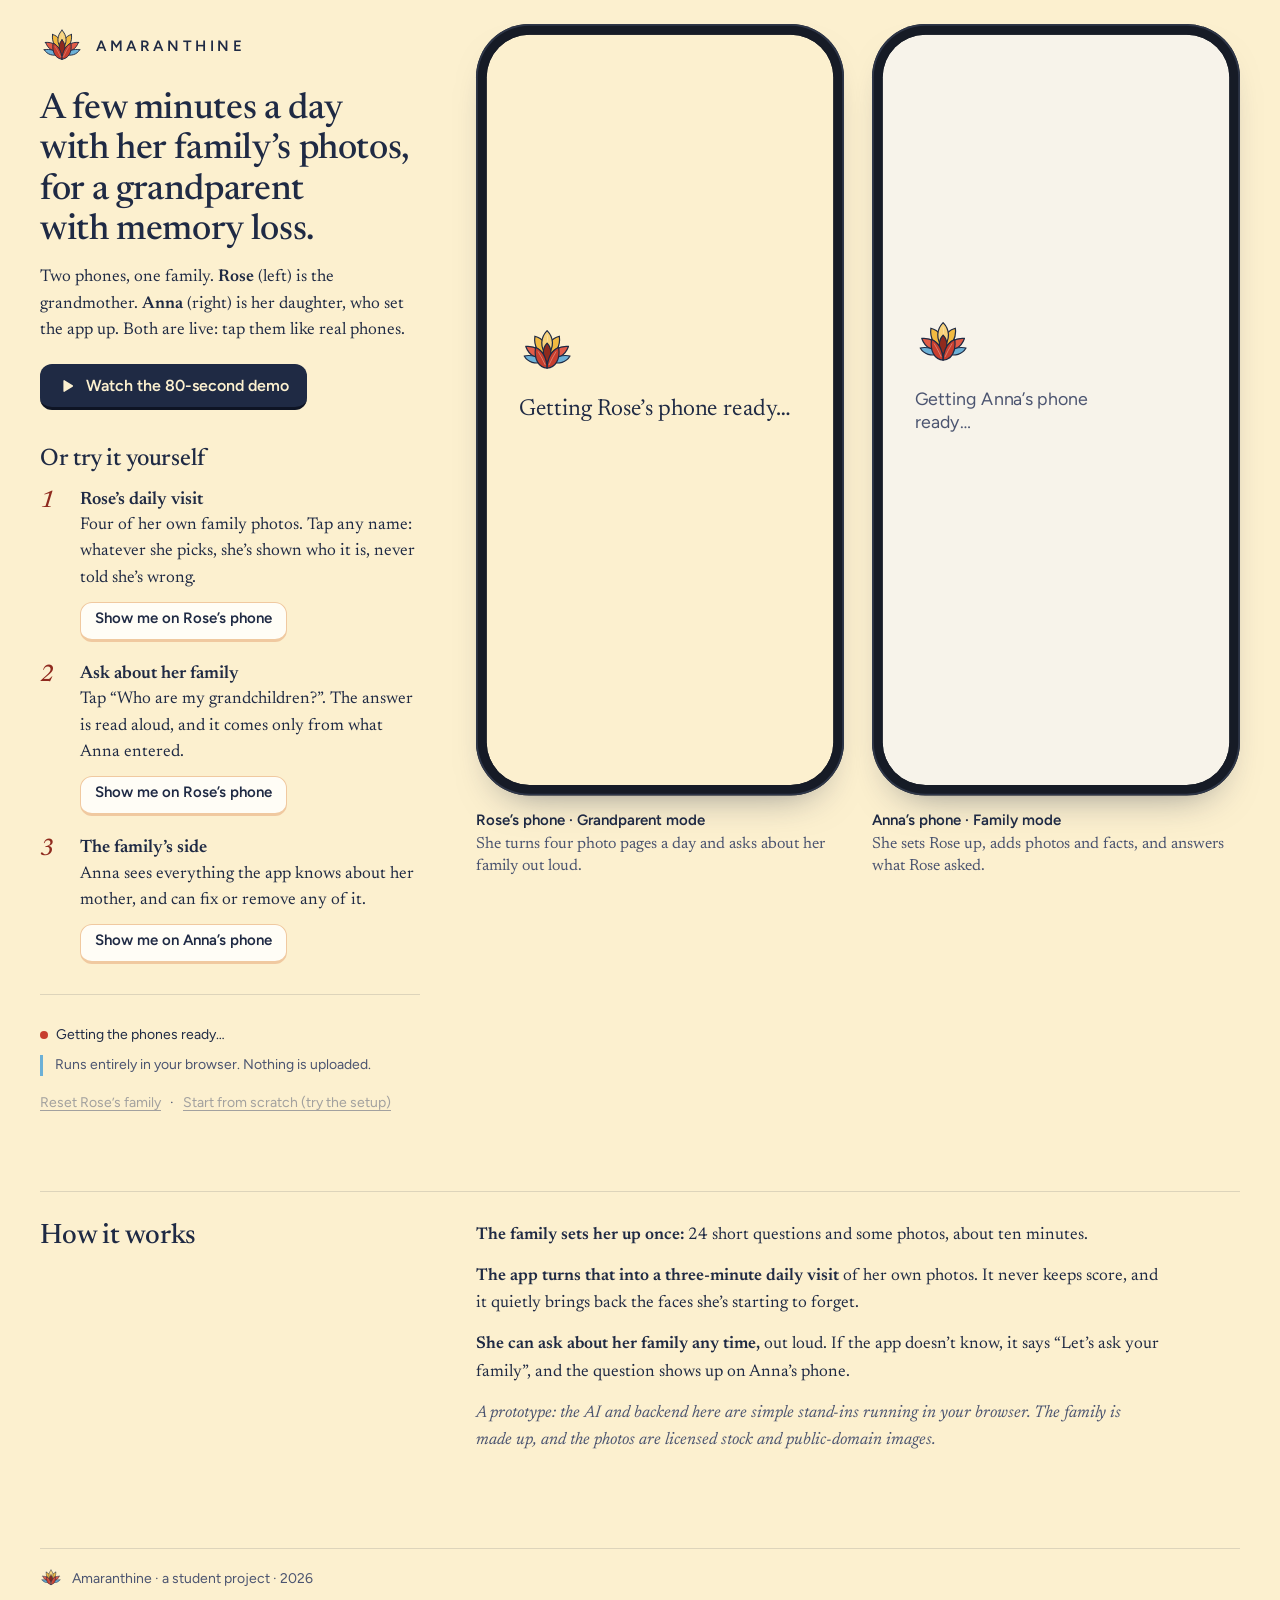
<file: index.html>
<!doctype html>
<html lang="en">
<head>
  <meta charset="utf-8">
  <meta name="viewport" content="width=device-width, initial-scale=1">
  <title>Amaranthine: try the app</title>
  <meta name="description" content="Amaranthine helps a grandparent with memory loss spend a few minutes a day with her own family’s photos. Try both phones, hers and her daughter’s, right here in the browser.">
  <meta name="theme-color" content="#FCF0CF">

  <meta property="og:type" content="website">
  <meta property="og:title" content="Amaranthine: try the app">
  <meta property="og:description" content="A few minutes a day with her family’s photos, for a grandparent with memory loss. Try both phones in the browser.">
  <meta property="og:url" content="https://mr-pythoneer.github.io/amaranthine-demo/">
  <meta property="og:image" content="https://mr-pythoneer.github.io/amaranthine-demo/assets/icon.png">
  <meta property="og:image:alt" content="The Amaranthine lotus">
  <meta name="twitter:card" content="summary">

  <link rel="icon" href="assets/lotus.svg" type="image/svg+xml">
  <link rel="apple-touch-icon" href="assets/icon.png">

  <link rel="preconnect" href="https://fonts.googleapis.com">
  <link rel="preconnect" href="https://fonts.gstatic.com" crossorigin>
  <link rel="stylesheet" href="https://fonts.googleapis.com/css2?family=Figtree:wght@400;500;600&family=Newsreader:ital,opsz,wght@0,6..72,400;0,6..72,500;0,6..72,600;1,6..72,400;1,6..72,500&display=swap">
  <link rel="stylesheet" href="assets/landing.css">
</head>
<body>
  <a class="skip" href="#demo">Skip to the phones</a>

  <main id="main">
    <div class="fold">

      <div class="side">
        <header class="intro">
          <p class="brand">
            <img src="assets/lotus.svg" alt="" width="44" height="44">
            <span class="wordmark">Amaranthine</span>
          </p>
          <h1>A few minutes a day with her family’s photos, for a grandparent with memory loss.</h1>
          <p class="lede">Two phones, one family. <strong>Rose</strong> (left) is the grandmother. <strong>Anna</strong> (right) is her daughter, who set the app up. Both are live: tap them like real phones.</p>
          <button type="button" class="btn btn-video" id="watch-video">
            <svg viewBox="0 0 20 20" width="18" height="18" aria-hidden="true" focusable="false"><path d="M6 4.2v11.6a.8.8 0 0 0 1.2.7l9.1-5.8a.8.8 0 0 0 0-1.4L7.2 3.5a.8.8 0 0 0-1.2.7Z" fill="currentColor"/></svg>
            Watch the 80-second demo
          </button>
        </header>

        <section class="tries" aria-labelledby="tries-title">
          <h2 id="tries-title">Or try it yourself</h2>
          <ol class="steps">
            <li>
              <span class="step-title">Rose’s daily visit</span>
              Four of her own family photos. Tap any name: whatever she picks, she’s shown who it is, never told she’s wrong.
              <button type="button" class="btn btn-step" data-go="rose" data-path="/grand/visit">Show me on Rose’s phone</button>
            </li>
            <li>
              <span class="step-title">Ask about her family</span>
              Tap “Who are my grandchildren?”. The answer is read aloud, and it comes only from what Anna entered.
              <button type="button" class="btn btn-step" data-go="rose" data-path="/grand/talk">Show me on Rose’s phone</button>
            </li>
            <li>
              <span class="step-title">The family’s side</span>
              Anna sees everything the app knows about her mother, and can fix or remove any of it.
              <button type="button" class="btn btn-step" data-go="anna" data-path="/family/facts">Show me on Anna’s phone</button>
            </li>
          </ol>
        </section>

        <div class="controls" role="group" aria-label="Demo controls" aria-controls="demo">
          <p class="status" id="status" role="status" aria-live="polite"><span class="dot" aria-hidden="true"></span><span class="status-text">Getting the phones ready…</span></p>
          <p class="privacy">Runs entirely in your browser. Nothing is uploaded.</p>
          <p class="reset-row">
            <button type="button" class="link-btn" id="load-family" disabled>Reset Rose’s family</button>
            <span aria-hidden="true">·</span>
            <button type="button" class="link-btn" id="start-fresh" disabled>Start from scratch (try the setup)</button>
          </p>
        </div>
      </div>

      <section class="stage" id="demo" aria-labelledby="stage-title" aria-busy="true" tabindex="-1">
        <h2 id="stage-title" class="visually-hidden">The two phones</h2>

        <div class="switch" role="group" aria-label="Show phone">
          <button type="button" class="switch-btn" data-show="rose" aria-pressed="true">Rose <span>grandparent</span></button>
          <button type="button" class="switch-btn" data-show="anna" aria-pressed="false">Anna <span>family</span></button>
        </div>

        <p class="stage-problem" id="stage-problem" role="alert" hidden></p>

        <div class="phones" data-active="rose">
          <figure class="device" data-phone="rose">
            <div class="slot">
              <div class="phone">
                <div class="screen">
                  <div class="placeholder" aria-hidden="true">
                    <img src="assets/lotus.svg" alt="" width="64" height="64">
                    <p class="placeholder-text">Getting Rose’s phone ready…</p>
                  </div>
                  <iframe id="frame-rose" data-src="app/?phone=rose" title="Rose’s phone, grandparent mode (live demo)" allow="microphone; autoplay"></iframe>
                </div>
              </div>
            </div>
            <figcaption>
              <span class="device-name">Rose’s phone · Grandparent mode</span>
              <span class="device-note">She turns four photo pages a day and asks about her family out loud.</span>
            </figcaption>
          </figure>

          <figure class="device" data-phone="anna">
            <div class="slot">
              <div class="phone">
                <div class="screen screen-family">
                  <div class="placeholder" aria-hidden="true">
                    <img src="assets/lotus.svg" alt="" width="64" height="64">
                    <p class="placeholder-text">Getting Anna’s phone ready…</p>
                  </div>
                  <iframe id="frame-anna" data-src="app/?phone=anna" title="Anna’s phone, family mode (live demo)" allow="microphone; autoplay"></iframe>
                </div>
              </div>
            </div>
            <figcaption>
              <span class="device-name">Anna’s phone · Family mode</span>
              <span class="device-note">She sets Rose up, adds photos and facts, and answers what Rose asked.</span>
            </figcaption>
          </figure>
        </div>
      </section>

    </div>

    <section class="prose" aria-labelledby="how-title">
      <h2 id="how-title">How it works</h2>
      <div class="prose-body">
        <p><strong>The family sets her up once:</strong> 24 short questions and some photos, about ten minutes.</p>
        <p><strong>The app turns that into a three-minute daily visit</strong> of her own photos. It never keeps score, and it quietly brings back the faces she’s starting to forget.</p>
        <p><strong>She can ask about her family any time,</strong> out loud. If the app doesn’t know, it says “Let’s ask your family”, and the question shows up on Anna’s phone.</p>
        <p class="fine">A prototype: the AI and backend here are simple stand-ins running in your browser. The family is made up, and the photos are licensed stock and public-domain images.</p>
      </div>
    </section>

    <dialog class="video-dialog" id="video-dialog" aria-label="Amaranthine demo video">
      <video id="demo-video" src="assets/amaranthine-demo.mp4" poster="assets/amaranthine-demo-poster.jpg" controls playsinline preload="none"></video>
      <form method="dialog"><button class="btn btn-quiet" type="submit">Close</button></form>
    </dialog>
  </main>

  <footer class="footer">
    <p><img src="assets/lotus.svg" alt="" width="22" height="22"> Amaranthine · a student project · 2026</p>
  </footer>

  <script src="assets/demo-api.js"></script>
  <script src="assets/landing.js"></script>
</body>
</html>
</file>
<file: assets/landing.css>
/* Amaranthine landing page. Palette from src/theme/tokens.ts ("Sunny Album"). */

:root {
  --page: #FCF0CF;
  --print: #FFFDF6;
  --ink: #1F2A44;
  --ink-soft: #4B5470;
  --tomato: #C73E2E;
  --tomato-edge: #8F2A1E;
  --on-tomato: #FFFAF0;
  --sky: #CFE7F4;
  --sky-page: #D6EBF6;
  --sky-ink: #173A5C;
  --border-warm: #F0C9A0;
  --pulse: #F6DB94;
  --fam-bg: #F7F3EA;
  --bezel: #161B26;
  --bezel-rim: #2E3648;

  --serif: "Newsreader", Georgia, "Times New Roman", serif;
  --sans: "Figtree", system-ui, -apple-system, "Segoe UI", sans-serif;

  --gutter: 16px;
  --side-w: 380px;
  --col-gap: 56px;
  --phone-gap: 28px;

  /* Phone frame: a 390 x 844 screen inside a 12px bezel. JS sets --s. */
  --frame-w: 414px;
  --frame-h: 868px;
  --s: 0.8;

  color-scheme: light;
}

*,
*::before,
*::after { box-sizing: border-box; }

html { -webkit-text-size-adjust: 100%; text-size-adjust: 100%; }

body {
  margin: 0;
  background: var(--page);
  color: var(--ink);
  font-family: var(--serif);
  font-size: 1.125rem;
  line-height: 1.5;
  font-optical-sizing: auto;
  -webkit-font-smoothing: antialiased;
}

img, svg { display: block; }

h1, h2, p, ol, figure { margin: 0; }

strong { font-weight: 600; }

:focus-visible {
  outline: 3px solid var(--ink);
  outline-offset: 3px;
  border-radius: 4px;
}

.visually-hidden {
  position: absolute !important;
  width: 1px; height: 1px;
  margin: -1px; padding: 0;
  overflow: hidden;
  clip: rect(0 0 0 0);
  white-space: nowrap;
  border: 0;
}

.skip {
  position: absolute;
  left: var(--gutter);
  top: -100px;
  z-index: 10;
  padding: 10px 14px;
  background: var(--ink);
  color: var(--page);
  font-family: var(--sans);
  font-weight: 600;
  font-size: 0.9375rem;
  border-radius: 8px;
  text-decoration: none;
}
.skip:focus { top: 12px; }

main {
  max-width: 1320px;
  margin: 0 auto;
  padding: 24px var(--gutter) 0;
}

/* ---------- Intro ---------- */

.brand {
  display: flex;
  align-items: center;
  gap: 12px;
}
.brand img { width: 44px; height: 44px; }
.wordmark {
  font-family: var(--sans);
  font-weight: 600;
  font-size: 0.9375rem;
  letter-spacing: 0.24em;
  text-transform: uppercase;
  color: var(--ink);
}

h1 {
  margin-top: 22px;
  font-weight: 500;
  font-size: clamp(1.75rem, 1.2rem + 1.8vw, 2.25rem);
  line-height: 1.12;
  letter-spacing: -0.01em;
  max-width: 22ch;
  text-wrap: balance;
}

.lede {
  margin-top: 14px;
  max-width: 40em;
  font-size: 1.0625rem;
  line-height: 1.55;
  color: var(--ink);
}

/* ---------- Controls ---------- */

.controls {
  margin-top: 26px;
  padding-top: 20px;
  border-top: 1.5px solid rgba(31, 42, 68, 0.14);
}

.controls-title {
  font-family: var(--sans);
  font-weight: 600;
  font-size: 0.9375rem;
  color: var(--ink);
}

.buttons {
  display: flex;
  flex-wrap: wrap;
  gap: 10px;
  margin-top: 12px;
}

.btn {
  appearance: none;
  min-height: 46px;
  padding: 0 18px;
  border-radius: 12px;
  font-family: var(--sans);
  font-weight: 600;
  font-size: 1rem;
  line-height: 1;
  cursor: pointer;
  transition: transform 160ms ease-out, background-color 160ms ease-out;
}
.btn:disabled,
.btn[aria-disabled="true"] { cursor: default; opacity: 0.55; }

.btn-primary {
  background: var(--tomato);
  color: var(--on-tomato);
  border: 0;
  border-bottom: 3px solid var(--tomato-edge);
}
.btn-primary:not(:disabled):not([aria-disabled="true"]):hover { background: #B83728; }
.btn-primary:not(:disabled):not([aria-disabled="true"]):active { transform: translateY(2px); border-bottom-width: 1px; }

.btn-quiet {
  background: var(--print);
  color: var(--ink);
  border: 1.5px solid rgba(31, 42, 68, 0.45);
}
.btn-quiet:not(:disabled):not([aria-disabled="true"]):hover { border-color: var(--ink); }
.btn-quiet:not(:disabled):not([aria-disabled="true"]):active { transform: translateY(1px); }

.hint,
.privacy,
.status {
  font-family: var(--sans);
  font-size: 0.875rem;
  line-height: 1.45;
  color: var(--ink-soft);
}
.hint { margin-top: 12px; max-width: 36em; }
.hint strong { color: var(--ink); font-weight: 600; }

.status {
  display: flex;
  align-items: center;
  gap: 8px;
  min-height: 1.45em;
  margin-top: 10px;
  color: var(--ink);
}
.status[hidden] { display: none; }
.status .dot {
  flex: none;
  width: 8px;
  height: 8px;
  border-radius: 50%;
  background: var(--tomato);
  visibility: hidden;
}
.status.is-busy .dot {
  visibility: visible;
  animation: breathe 1.8s ease-in-out infinite;
}
.status.is-done .dot { visibility: visible; background: #3F7FA8; }

.privacy {
  margin-top: 10px;
  padding-left: 12px;
  border-left: 3px solid #6CB0D6;
  max-width: 34em;
}

@keyframes breathe {
  0%, 100% { opacity: 0.3; }
  50% { opacity: 1; }
}

/* ---------- Stage and phones ---------- */

.stage { margin-top: 28px; min-width: 0; outline: none; }

.stage-problem {
  margin-bottom: 18px;
  padding: 14px 16px;
  max-width: 34em;
  background: var(--print);
  border: 1.5px solid var(--border-warm);
  border-radius: 12px;
  font-family: var(--sans);
  font-size: 0.9375rem;
  line-height: 1.5;
  color: var(--ink);
}

.switch {
  display: inline-flex;
  padding: 4px;
  margin-bottom: 16px;
  background: rgba(31, 42, 68, 0.07);
  border-radius: 14px;
}
.switch-btn {
  appearance: none;
  min-height: 44px;
  min-width: 128px;
  padding: 0 16px;
  border: 0;
  border-radius: 10px;
  background: transparent;
  color: var(--ink-soft);
  font-family: var(--sans);
  font-weight: 600;
  font-size: 1rem;
  cursor: pointer;
}
.switch-btn span { font-weight: 400; font-size: 0.8125rem; margin-left: 4px; }
.switch-btn[aria-pressed="true"] {
  background: var(--print);
  color: var(--ink);
  box-shadow: 0 0 0 1px rgba(31, 42, 68, 0.14);
}

.phones {
  display: flex;
  align-items: flex-start;
  gap: var(--phone-gap);
}

.device {
  flex: none;
  width: calc(var(--frame-w) * var(--s));
}

/* The slot takes up the scaled size; the phone inside is drawn at full size and scaled. */
.slot {
  position: relative;
  width: calc(var(--frame-w) * var(--s));
  height: calc(var(--frame-h) * var(--s));
}

.phone {
  position: absolute;
  top: 0;
  left: 0;
  width: var(--frame-w);
  height: var(--frame-h);
  padding: 12px;
  border-radius: 60px;
  background: var(--bezel);
  box-shadow:
    inset 0 0 0 2px var(--bezel-rim),
    0 22px 44px -26px rgba(31, 42, 68, 0.55);
  transform: scale(var(--s));
  transform-origin: 0 0;
}

.screen {
  position: relative;
  width: 390px;
  height: 844px;
  border-radius: 48px;
  overflow: hidden;
  clip-path: inset(0 round 48px);
  background: var(--page);
}
.screen-family { background: var(--fam-bg); }

.screen iframe {
  position: absolute;
  inset: 0;
  width: 390px;
  height: 844px;
  border: 0;
  display: block;
  background: transparent;
  opacity: 0;
  transition: opacity 400ms ease-out;
}
.screen.is-live iframe { opacity: 1; }

.placeholder {
  position: absolute;
  inset: 0;
  display: flex;
  flex-direction: column;
  align-items: flex-start;
  justify-content: center;
  gap: 18px;
  padding: 0 36px 80px;
  transition: opacity 400ms ease-out;
}
.screen.is-live .placeholder { opacity: 0; visibility: hidden; }
.placeholder img { width: 64px; height: 64px; }
.placeholder-text {
  font-family: var(--serif);
  font-size: 26px;
  line-height: 1.3;
  color: var(--ink);
  max-width: 13em;
}
.screen-family .placeholder-text { font-family: var(--sans); font-size: 20px; color: var(--ink-soft); }

/* The slow butter pulse the app uses while loading, never a spinner. */
.screen.is-waiting .placeholder::before {
  content: "";
  position: absolute;
  inset: 0;
  z-index: -1;
  background: var(--pulse);
  animation: pulse 2.2s ease-in-out infinite;
}
.screen.is-waiting .placeholder { z-index: 0; }

@keyframes pulse {
  0%, 100% { opacity: 0; }
  50% { opacity: 0.55; }
}

.screen.is-failed .placeholder img { opacity: 0.45; }

figcaption {
  margin-top: 14px;
  padding-right: 4px;
}
.device-name {
  display: block;
  font-family: var(--sans);
  font-weight: 600;
  font-size: 0.9375rem;
  line-height: 1.35;
  color: var(--ink);
}
.device-note {
  display: block;
  margin-top: 3px;
  font-size: 1rem;
  line-height: 1.4;
  color: var(--ink-soft);
}

/* ---------- Things to try ---------- */

.tries { margin-top: 48px; }

.tries h2,
.prose h2 {
  font-weight: 500;
  font-size: 1.75rem;
  line-height: 1.15;
  letter-spacing: -0.005em;
}

.taped { position: relative; display: inline-block; }
.taped .tape {
  position: absolute;
  z-index: -1;
  left: -10px;
  top: 50%;
  width: calc(100% + 18px);
  height: 26px;
  transform: translateY(-38%) rotate(-3deg);
}
.tries h2 { position: relative; z-index: 0; isolation: isolate; }

.steps {
  list-style: none;
  counter-reset: step;
  padding: 0;
  margin-top: 20px;
  max-width: 36em;
}
.steps li {
  counter-increment: step;
  position: relative;
  padding-left: 40px;
  font-size: 1.0625rem;
  line-height: 1.55;
}
.steps li + li { margin-top: 18px; }
.steps li::before {
  content: counter(step);
  position: absolute;
  left: 0;
  top: -1px;
  width: 26px;
  font-family: var(--serif);
  font-style: italic;
  font-weight: 500;
  font-size: 1.5rem;
  line-height: 1.2;
  color: var(--tomato-edge);
}
.where {
  display: block;
  font-family: var(--sans);
  font-weight: 600;
  font-size: 0.8125rem;
  line-height: 1.5;
  color: var(--ink-soft);
}

.tries-note {
  margin-top: 22px;
  max-width: 36em;
  padding-left: 40px;
  font-style: italic;
  font-size: 1rem;
  color: var(--ink-soft);
}

/* ---------- Prose sections ---------- */

.prose {
  margin-top: 72px;
  padding-top: 28px;
  border-top: 1.5px solid rgba(31, 42, 68, 0.14);
}
.prose-body { margin-top: 18px; max-width: 38em; }
.prose-body p + p { margin-top: 14px; }
.prose-body p { font-size: 1.0625rem; line-height: 1.6; }

.note {
  padding: 20px 22px;
  background: var(--print);
  border: 1.5px solid var(--border-warm);
  border-radius: 14px;
}
.note p { font-size: 1rem; }

/* ---------- Footer ---------- */

.footer {
  max-width: 1320px;
  margin: 72px auto 0;
  padding: 22px var(--gutter) 36px;
}
.footer p {
  display: flex;
  align-items: center;
  gap: 10px;
  padding-top: 18px;
  border-top: 1.5px solid rgba(31, 42, 68, 0.14);
  font-family: var(--sans);
  font-size: 0.875rem;
  color: var(--ink-soft);
}

/* ---------- Narrow: one phone at a time ---------- */

@media (max-width: 819.98px) {
  .phones { position: relative; }
  .device[data-phone] { width: 100%; }
  .phones[data-active="rose"] .device[data-phone="anna"],
  .phones[data-active="anna"] .device[data-phone="rose"] {
    /* Kept alive and full size so the app inside keeps its state, just out of sight. */
    position: absolute;
    top: 0;
    left: 0;
    visibility: hidden;
    pointer-events: none;
  }
  .btn { padding: 0 15px; font-size: 0.9375rem; }
  .switch-btn { flex: 1; }
  .switch { display: flex; max-width: 414px; }
}

@media (min-width: 820px) {
  :root { --gutter: 32px; }
  .switch { display: none; }
  main { padding-top: 32px; }
  .stage { margin-top: 36px; }
}

/* ---------- Wide: text column beside the phones, phones stay in view ---------- */

@media (min-width: 1080px) {
  :root { --gutter: 40px; }

  .fold {
    display: grid;
    grid-template-columns: minmax(300px, var(--side-w)) 1fr;
    grid-template-rows: auto 1fr;
    grid-template-areas:
      "side stage"
      "tries stage";
    column-gap: var(--col-gap);
    align-items: start;
  }
  .side { grid-area: side; }
  .tries { grid-area: tries; margin-top: 44px; }
  .stage {
    grid-area: stage;
    margin-top: 0;
    position: sticky;
    top: 24px;
  }
  main { padding-top: 24px; }

  .prose {
    display: grid;
    grid-template-columns: minmax(300px, var(--side-w)) 1fr;
    column-gap: var(--col-gap);
  }
  .prose-body { margin-top: 2px; }
}

/* ---------- Reduced motion ---------- */

@media (prefers-reduced-motion: reduce) {
  *,
  *::before,
  *::after {
    animation: none !important;
    transition: none !important;
  }
  .screen.is-waiting .placeholder::before { opacity: 0.35; }
}

/* ---------- Simple judge-friendly version ---------- */

.lede strong { font-weight: 600; }

.btn-video {
  margin-top: 20px;
  display: inline-flex;
  align-items: center;
  gap: 10px;
  background: var(--ink);
  color: var(--page);
  border: 0;
  border-bottom: 3px solid #0E1424;
}
.btn-video:hover { background: #2A3757; }
.btn-video:active { transform: translateY(2px); border-bottom-width: 1px; }

.tries { margin-top: 36px; }
.tries h2 { font-size: 1.5rem; }
.steps { margin-top: 14px; }
.steps li + li { margin-top: 20px; }
.step-title {
  display: block;
  font-family: var(--serif);
  font-weight: 600;
  font-size: 1.125rem;
  line-height: 1.4;
  color: var(--ink);
}
.btn-step {
  display: flex;
  width: fit-content;
  margin-top: 10px;
  min-height: 40px;
  padding: 8px 14px;
  font-size: 0.9375rem;
  background: var(--print);
  color: var(--ink);
  border: 1.5px solid var(--border-warm);
  border-bottom-width: 3px;
}
.btn-step:hover { border-color: var(--tomato); }
.btn-step:active { transform: translateY(1px); }

.controls { margin-top: 30px; }
.reset-row { margin-top: 10px; font-family: var(--sans); font-size: 0.875rem; color: var(--ink-soft); }
.reset-row span { margin: 0 6px; }
.link-btn {
  background: none;
  border: 0;
  padding: 6px 0;
  font: inherit;
  color: var(--ink-soft);
  text-decoration: underline;
  text-underline-offset: 3px;
  cursor: pointer;
}
.link-btn:hover { color: var(--ink); }
.link-btn[aria-disabled="true"], .link-btn:disabled { opacity: 0.5; cursor: default; }

/* The phone a step just opened gets a brief tomato outline, so the eye knows where to look. */
.device.is-pointed .phone { box-shadow: 0 0 0 5px var(--tomato), 0 18px 40px rgba(31, 42, 68, 0.25); transition: box-shadow 200ms ease-out; }

.fine { font-size: 0.95rem; color: var(--ink-soft); font-style: italic; }

.video-dialog {
  border: 0;
  padding: 0;
  background: transparent;
  max-width: min(96vw, 1280px);
  width: 100%;
}
.video-dialog::backdrop { background: rgba(22, 27, 38, 0.82); }
.video-dialog video { display: block; width: 100%; height: auto; border-radius: 12px; background: #000; }
.video-dialog form { margin-top: 12px; text-align: right; }

@media (prefers-reduced-motion: reduce) {
  .device.is-pointed .phone { transition: none; }
}
</file>
